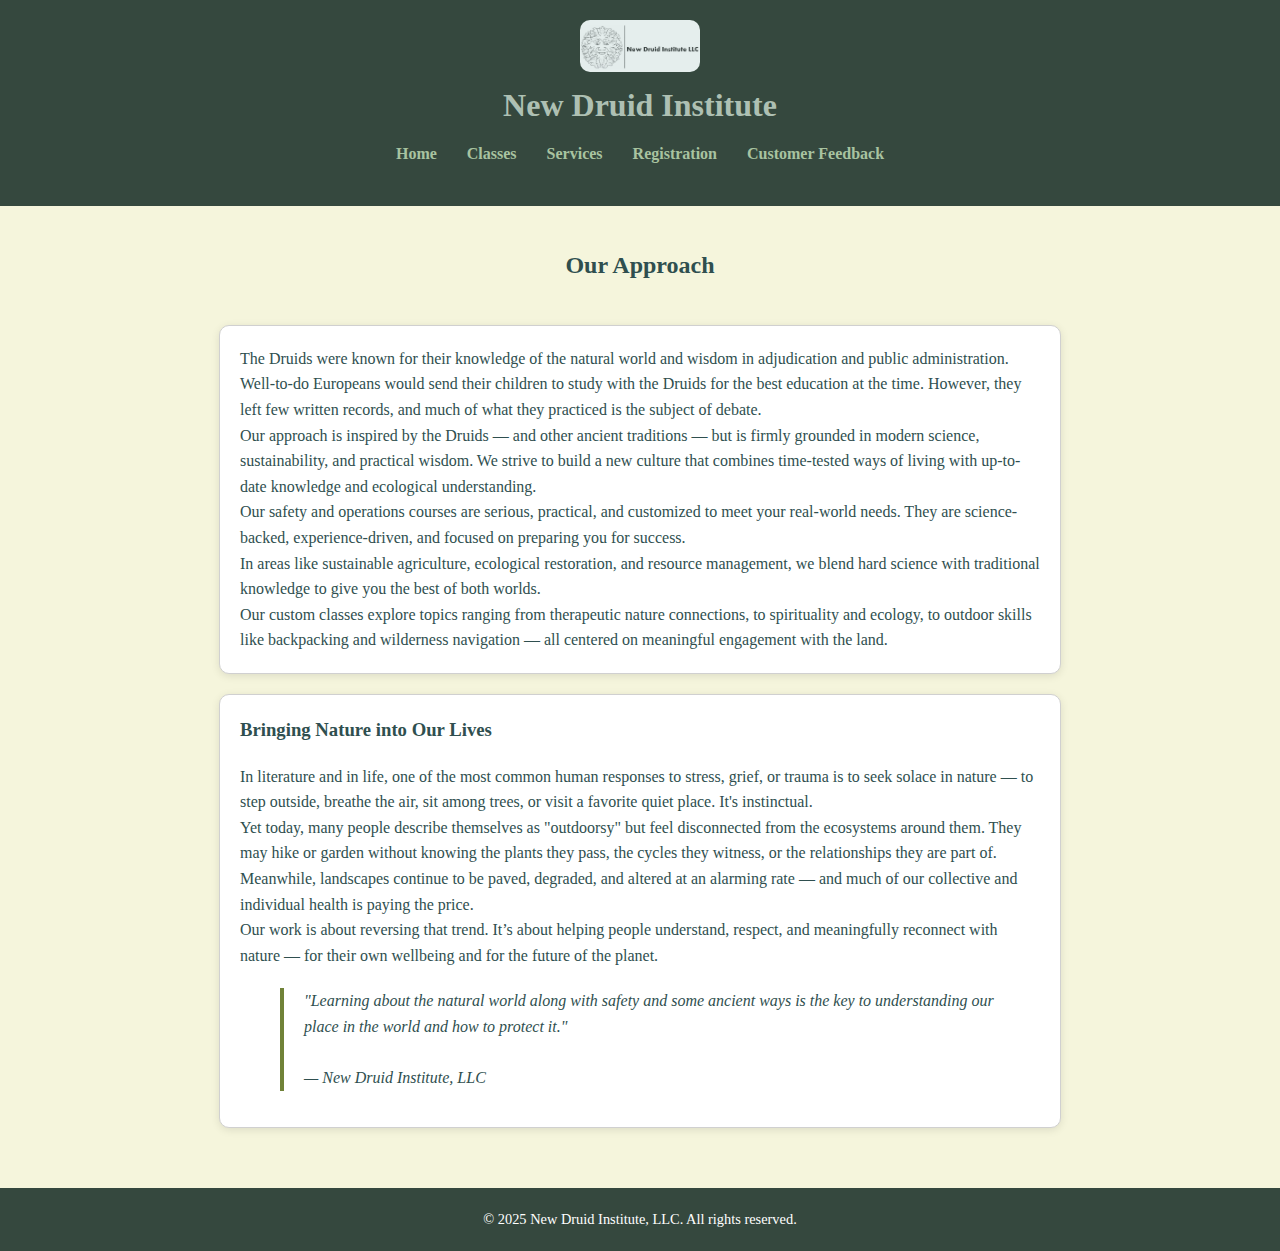
<file: approach.html>
<!DOCTYPE html>
<html lang="en">
<head>
  <meta charset="UTF-8">
  <meta name="viewport" content="width=device-width, initial-scale=1">
  <title>Our Approach | New Druid Institute</title>
  <link rel="stylesheet" href="styles.css">
  <style>
    /* Inline CSS for this page */
    #approach {
      padding: 40px 20px;
      background-color: #f5f5dc;
    }
    .approach-card {
      background-color: #ffffff;
      border: 1px solid #d0d0d0;
      border-radius: 10px;
      padding: 20px;
      margin: 20px auto;
      max-width: 800px;
      box-shadow: 0px 2px 8px rgba(0,0,0,0.1);
      text-align: left;
    }
    .approach-card h3 {
      margin-top: 0;
      color: #2F4F4F;
    }
    .approach-card p, .approach-card blockquote {
      color: #2F4F4F;
    }
    .approach-card blockquote {
      font-style: italic;
      margin-top: 20px;
      padding-left: 20px;
      border-left: 4px solid #708238;
    }
    #approach > h2 {
      text-align: center;
      margin-bottom: 40px;
      color: #2F4F4F;
    }

    /* Mobile Menu Accordion */
    .menu-toggle {
      display: none;
      background-color: #708238;
      color: white;
      padding: 10px 20px;
      font-size: 1.1rem;
      cursor: pointer;
      border: none;
      border-radius: 5px;
      margin: 10px 0;
    }
    nav ul {
      list-style: none;
      padding: 0;
    }

    @media (max-width: 768px) {
      nav ul {
        display: none;
        flex-direction: column;
        background-color: #35483e;
        padding: 10px;
        margin-top: 10px;
      }
      nav ul li {
        margin: 10px 0;
      }
      .menu-toggle {
        display: block;
      }
    }
  </style>
</head>
<body>

<header>
  <img src="Logo.jpg" alt="New Druid Institute Logo" style="max-width: 120px; height: auto;">
  <h1>New Druid Institute</h1>

  <button class="menu-toggle" id="menuToggle">☰ Menu</button>

  <nav>
    <ul id="menuList">
        <li><a href="index.html">Home</a></li>
        <li><a href="classes.html">Classes</a></li>
        <li><a href="services.html">Services</a></li>
        <li><a href="register.html">Registration</a></li>
        <li><a href="feedback.html">Customer Feedback</a></li>
      </ul>
      
  </nav>
</header>

<section id="approach">
  <h2>Our Approach</h2>

  <div class="approach-card">
    <p>The Druids were known for their knowledge of the natural world and wisdom in adjudication and public administration. Well-to-do Europeans would send their children to study with the Druids for the best education at the time. However, they left few written records, and much of what they practiced is the subject of debate.</p>

    <p>Our approach is inspired by the Druids — and other ancient traditions — but is firmly grounded in modern science, sustainability, and practical wisdom. We strive to build a new culture that combines time-tested ways of living with up-to-date knowledge and ecological understanding.</p>

    <p>Our safety and operations courses are serious, practical, and customized to meet your real-world needs. They are science-backed, experience-driven, and focused on preparing you for success.</p>

    <p>In areas like sustainable agriculture, ecological restoration, and resource management, we blend hard science with traditional knowledge to give you the best of both worlds.</p>

    <p>Our custom classes explore topics ranging from therapeutic nature connections, to spirituality and ecology, to outdoor skills like backpacking and wilderness navigation — all centered on meaningful engagement with the land.</p>
  </div>

  <div class="approach-card">
    <h3>Bringing Nature into Our Lives</h3>

    <p>In literature and in life, one of the most common human responses to stress, grief, or trauma is to seek solace in nature — to step outside, breathe the air, sit among trees, or visit a favorite quiet place. It's instinctual.</p>

    <p>Yet today, many people describe themselves as "outdoorsy" but feel disconnected from the ecosystems around them. They may hike or garden without knowing the plants they pass, the cycles they witness, or the relationships they are part of.</p>

    <p>Meanwhile, landscapes continue to be paved, degraded, and altered at an alarming rate — and much of our collective and individual health is paying the price.</p>

    <p>Our work is about reversing that trend. It’s about helping people understand, respect, and meaningfully reconnect with nature — for their own wellbeing and for the future of the planet.</p>

    <blockquote>
      "Learning about the natural world along with safety and some ancient ways is the key to understanding our place in the world and how to protect it."
      <br><br>— New Druid Institute, LLC
    </blockquote>
  </div>

</section>

<footer>
  <p>© 2025 New Druid Institute, LLC. All rights reserved.</p>
</footer>

<script>
  // Mobile menu toggle script
  const menuToggle = document.getElementById('menuToggle');
  const menuList = document.getElementById('menuList');

  menuToggle.addEventListener('click', () => {
    if (menuList.style.display === "flex" || menuList.style.display === "block") {
      menuList.style.display = "none";
    } else {
      menuList.style.display = "block";
    }
  });
</script>

</body>
</html>
</file>
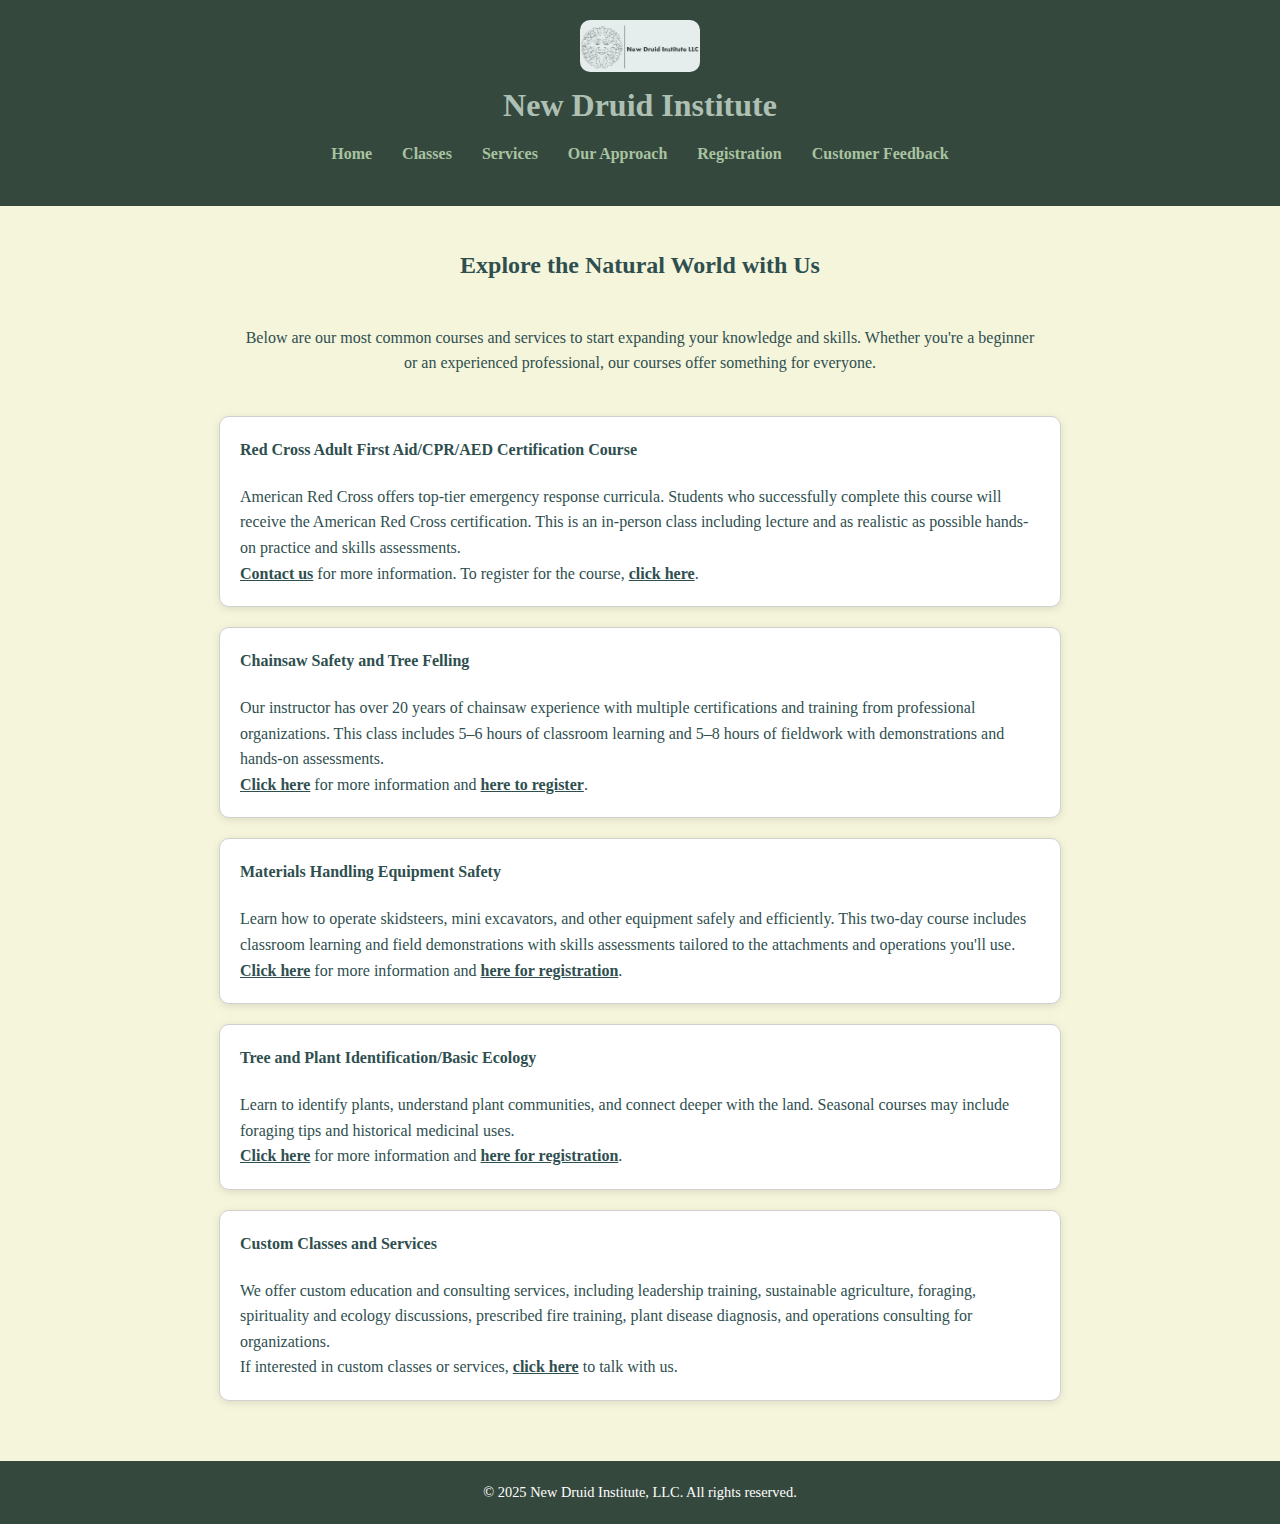
<file: classes.html>
<!DOCTYPE html>
<html lang="en">
<head>
  <meta charset="UTF-8">
  <meta name="viewport" content="width=device-width, initial-scale=1">
  <title>Classes | New Druid Institute</title>
  <link rel="stylesheet" href="styles.css">
  <style>
    /* Inline styles for this page – can move to styles.css later */
    #classes {
      padding: 40px 20px;
      background-color: #f5f5dc; /* Light, calming background */
    }
    .class-card {
      background-color: #ffffff;
      border: 1px solid #d0d0d0;
      border-radius: 10px;
      padding: 20px;
      margin: 20px auto;
      max-width: 800px;
      box-shadow: 0px 2px 8px rgba(0,0,0,0.1);
      text-align: left;
    }
    .class-card h4 {
      margin-top: 0;
      color: #2F4F4F;
    }
    .class-card p, .class-card a {
      color: #2F4F4F;
    }
    .class-card a {
      font-weight: bold;
      text-decoration: underline;
    }
    #classes > h2 {
      text-align: center;
      margin-bottom: 40px;
      color: #2F4F4F;
    }
    #classes > p {
      text-align: center;
      margin-bottom: 40px;
      color: #2F4F4F;
      max-width: 800px;
      margin-left: auto;
      margin-right: auto;
    }
  </style>
</head>
<body>

<header>
  <img src="Logo.jpg" alt="New Druid Institute Logo" style="max-width: 120px; height: auto;">
  <h1>New Druid Institute</h1>
  <nav>
    <ul>
        <li><a href="index.html">Home</a></li>
        <li><a href="classes.html">Classes</a></li>
        <li><a href="services.html">Services</a></li>
        <li><a href="approach.html">Our Approach</a></li>
        <li><a href="register.html">Registration</a></li>
        <li><a href="feedback.html">Customer Feedback</a></li>
      </ul>
  </nav>
</header>

<section id="classes">
  <h2>Explore the Natural World with Us</h2>
  <p>Below are our most common courses and services to start expanding your knowledge and skills. Whether you're a beginner or an experienced professional, our courses offer something for everyone.</p>

  <div class="class-card">
    <h4>Red Cross Adult First Aid/CPR/AED Certification Course</h4>
    <p>American Red Cross offers top-tier emergency response curricula. Students who successfully complete this course will receive the American Red Cross certification. This is an in-person class including lecture and as realistic as possible hands-on practice and skills assessments.</p>
    <p><a href="#">Contact us</a> for more information. To register for the course, <a href="#">click here</a>.</p>
  </div>

  <div class="class-card">
    <h4>Chainsaw Safety and Tree Felling</h4>
    <p>Our instructor has over 20 years of chainsaw experience with multiple certifications and training from professional organizations. This class includes 5–6 hours of classroom learning and 5–8 hours of fieldwork with demonstrations and hands-on assessments.</p>
    <p><a href="#">Click here</a> for more information and <a href="#">here to register</a>.</p>
  </div>

  <div class="class-card">
    <h4>Materials Handling Equipment Safety</h4>
    <p>Learn how to operate skidsteers, mini excavators, and other equipment safely and efficiently. This two-day course includes classroom learning and field demonstrations with skills assessments tailored to the attachments and operations you'll use.</p>
    <p><a href="#">Click here</a> for more information and <a href="#">here for registration</a>.</p>
  </div>

  <div class="class-card">
    <h4>Tree and Plant Identification/Basic Ecology</h4>
    <p>Learn to identify plants, understand plant communities, and connect deeper with the land. Seasonal courses may include foraging tips and historical medicinal uses.</p>
    <p><a href="#">Click here</a> for more information and <a href="#">here for registration</a>.</p>
  </div>

  <div class="class-card">
    <h4>Custom Classes and Services</h4>
    <p>We offer custom education and consulting services, including leadership training, sustainable agriculture, foraging, spirituality and ecology discussions, prescribed fire training, plant disease diagnosis, and operations consulting for organizations.</p>
    <p>If interested in custom classes or services, <a href="#">click here</a> to talk with us.</p>
  </div>

</section>

<footer>
  <p>© 2025 New Druid Institute, LLC. All rights reserved.</p>
</footer>

</body>
</html>
</file>
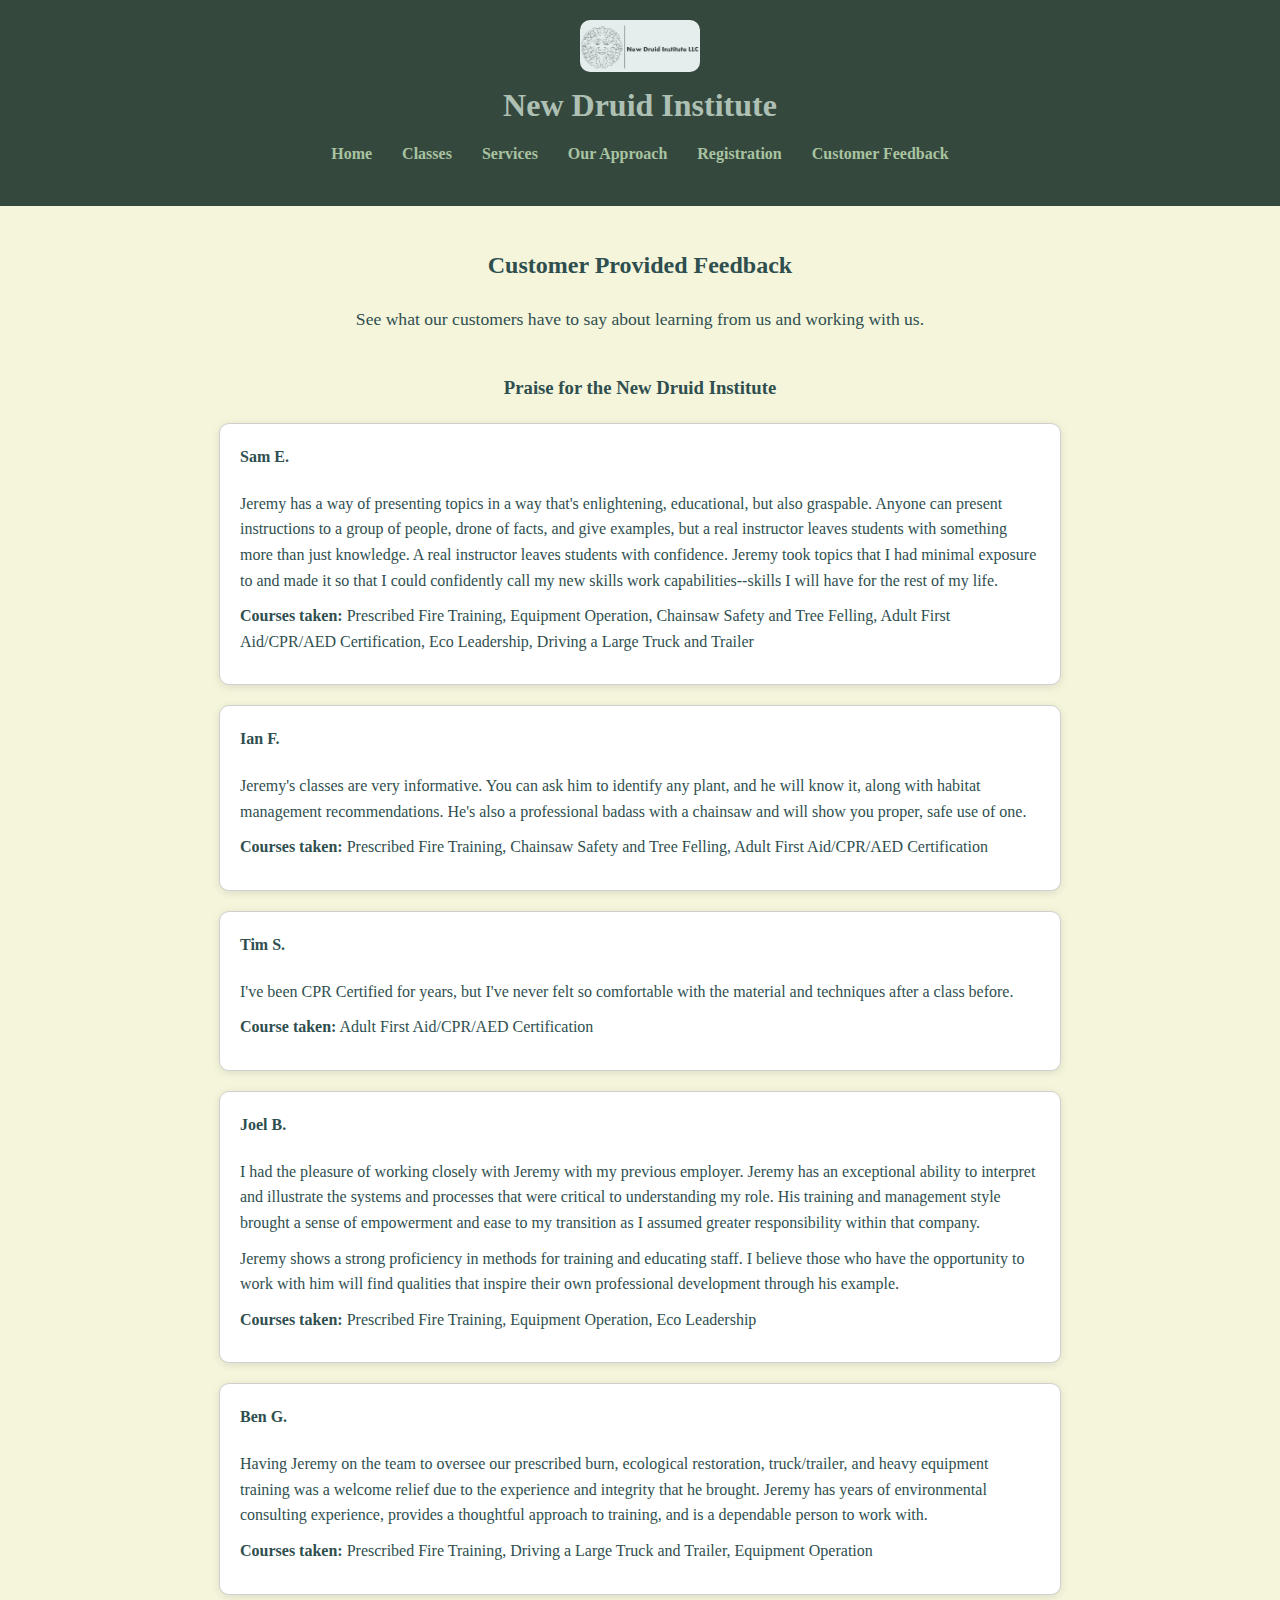
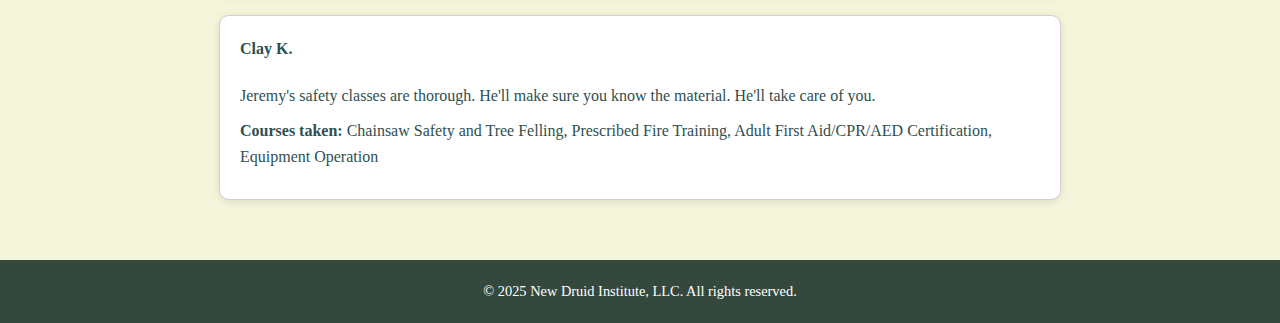
<file: feedback.html>
<!DOCTYPE html>
<html lang="en">
<head>
  <meta charset="UTF-8">
  <meta name="viewport" content="width=device-width, initial-scale=1">
  <title>Customer Feedback | New Druid Institute</title>
  <link rel="stylesheet" href="styles.css">
  <style>
    /* Inline CSS just for Feedback page – can move to styles.css later */
    #feedback {
      padding: 40px 20px;
      background-color: #f5f5dc; /* Soft beige background */
      text-align: center;
      color: #2F4F4F;
    }
    .feedback-card {
      background-color: #ffffff;
      border: 1px solid #d0d0d0;
      border-radius: 10px;
      padding: 20px;
      margin: 20px auto;
      max-width: 800px;
      box-shadow: 0px 2px 8px rgba(0,0,0,0.1);
      text-align: left;
    }
    .feedback-card h4 {
      margin-top: 0;
      color: #2F4F4F;
    }
    .feedback-card p {
      margin-bottom: 10px;
      color: #2F4F4F;
    }
    #feedback > h2 {
      margin-bottom: 20px;
      color: #2F4F4F;
    }
    #feedback > p {
      margin-bottom: 40px;
      max-width: 800px;
      margin-left: auto;
      margin-right: auto;
      font-size: 1.1rem;
    }
  </style>
</head>
<body>

<header>
  <img src="Logo.jpg" alt="New Druid Institute Logo" style="max-width: 120px; height: auto;">
  <h1>New Druid Institute</h1>
  <nav>
    <ul>
        <li><a href="index.html">Home</a></li>
        <li><a href="classes.html">Classes</a></li>
        <li><a href="services.html">Services</a></li>
        <li><a href="approach.html">Our Approach</a></li>
        <li><a href="register.html">Registration</a></li>
        <li><a href="feedback.html">Customer Feedback</a></li>
      </ul>
  </nav>
</header>

<section id="feedback">
  <h2>Customer Provided Feedback</h2>
  <p>See what our customers have to say about learning from us and working with us.</p>

  <h3>Praise for the New Druid Institute</h3>

  <div class="feedback-card">
    <h4>Sam E.</h4>
    <p>Jeremy has a way of presenting topics in a way that's enlightening, educational, but also graspable. Anyone can present instructions to a group of people, drone of facts, and give examples, but a real instructor leaves students with something more than just knowledge. A real instructor leaves students with confidence. Jeremy took topics that I had minimal exposure to and made it so that I could confidently call my new skills work capabilities--skills I will have for the rest of my life.</p>
    <p><strong>Courses taken:</strong> Prescribed Fire Training, Equipment Operation, Chainsaw Safety and Tree Felling, Adult First Aid/CPR/AED Certification, Eco Leadership, Driving a Large Truck and Trailer</p>
  </div>

  <div class="feedback-card">
    <h4>Ian F.</h4>
    <p>Jeremy's classes are very informative. You can ask him to identify any plant, and he will know it, along with habitat management recommendations. He's also a professional badass with a chainsaw and will show you proper, safe use of one.</p>
    <p><strong>Courses taken:</strong> Prescribed Fire Training, Chainsaw Safety and Tree Felling, Adult First Aid/CPR/AED Certification</p>
  </div>

  <div class="feedback-card">
    <h4>Tim S.</h4>
    <p>I've been CPR Certified for years, but I've never felt so comfortable with the material and techniques after a class before.</p>
    <p><strong>Course taken:</strong> Adult First Aid/CPR/AED Certification</p>
  </div>

  <div class="feedback-card">
    <h4>Joel B.</h4>
    <p>I had the pleasure of working closely with Jeremy with my previous employer. Jeremy has an exceptional ability to interpret and illustrate the systems and processes that were critical to understanding my role. His training and management style brought a sense of empowerment and ease to my transition as I assumed greater responsibility within that company.</p>
    <p>Jeremy shows a strong proficiency in methods for training and educating staff. I believe those who have the opportunity to work with him will find qualities that inspire their own professional development through his example.</p>
    <p><strong>Courses taken:</strong> Prescribed Fire Training, Equipment Operation, Eco Leadership</p>
  </div>

  <div class="feedback-card">
    <h4>Ben G.</h4>
    <p>Having Jeremy on the team to oversee our prescribed burn, ecological restoration, truck/trailer, and heavy equipment training was a welcome relief due to the experience and integrity that he brought. Jeremy has years of environmental consulting experience, provides a thoughtful approach to training, and is a dependable person to work with.</p>
    <p><strong>Courses taken:</strong> Prescribed Fire Training, Driving a Large Truck and Trailer, Equipment Operation</p>
  </div>

  <div class="feedback-card">
    <h4>Clay K.</h4>
    <p>Jeremy's safety classes are thorough. He'll make sure you know the material. He'll take care of you.</p>
    <p><strong>Courses taken:</strong> Chainsaw Safety and Tree Felling, Prescribed Fire Training, Adult First Aid/CPR/AED Certification, Equipment Operation</p>
  </div>

</section>

<footer>
  <p>© 2025 New Druid Institute, LLC. All rights reserved.</p>
</footer>

</body>
</html>
</file>
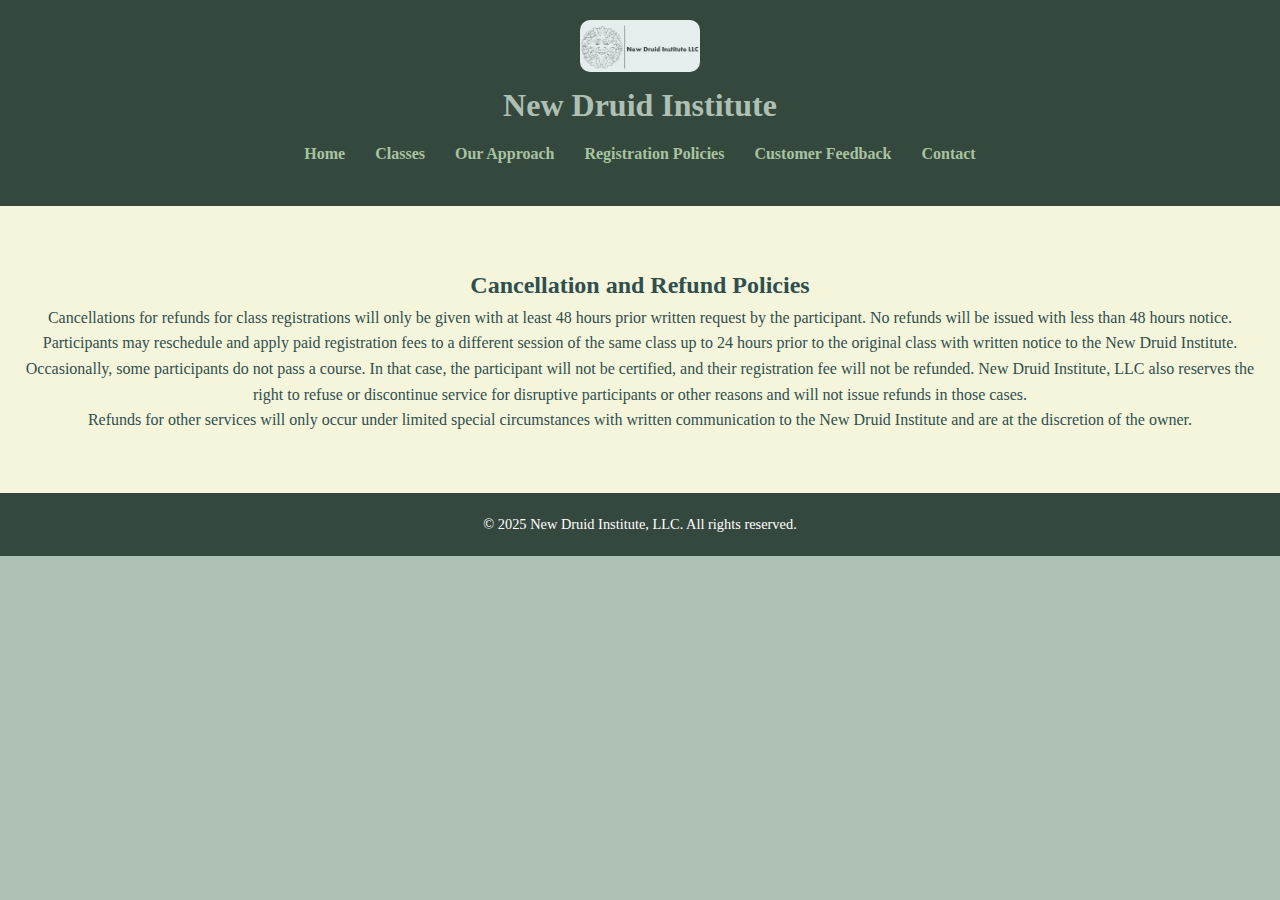
<file: register.html>
<!DOCTYPE html>
<html lang="en">
<head>
  <meta charset="UTF-8">
  <meta name="viewport" content="width=device-width, initial-scale=1">
  <title>Cancellation and Refund Policies | New Druid Institute</title>
  <link rel="stylesheet" href="styles.css">
</head>
<body>

<header>
  <img src="Logo.jpg" alt="New Druid Institute Logo" style="max-width: 120px; height: auto;">
  <h1>New Druid Institute</h1>
  <nav>
    <ul>
      <li><a href="index.html">Home</a></li>
      <li><a href="classes.html">Classes</a></li>
      <li><a href="approach.html">Our Approach</a></li>
      <li><a href="register.html">Registration Policies</a></li>
      <li><a href="feedback.html">Customer Feedback</a></li>
      <li><a href="#contact">Contact</a></li>
    </ul>
  </nav>
</header>

<section id="registration">
  <h2>Cancellation and Refund Policies</h2>

  <p>Cancellations for refunds for class registrations will only be given with at least 48 hours prior written request by the participant. No refunds will be issued with less than 48 hours notice.</p>

  <p>Participants may reschedule and apply paid registration fees to a different session of the same class up to 24 hours prior to the original class with written notice to the New Druid Institute.</p>

  <p>Occasionally, some participants do not pass a course. In that case, the participant will not be certified, and their registration fee will not be refunded. New Druid Institute, LLC also reserves the right to refuse or discontinue service for disruptive participants or other reasons and will not issue refunds in those cases.</p>

  <p>Refunds for other services will only occur under limited special circumstances with written communication to the New Druid Institute and are at the discretion of the owner.</p>
</section>

<footer>
  <p>© 2025 New Druid Institute, LLC. All rights reserved.</p>
</footer>

</body>
</html>
</file>
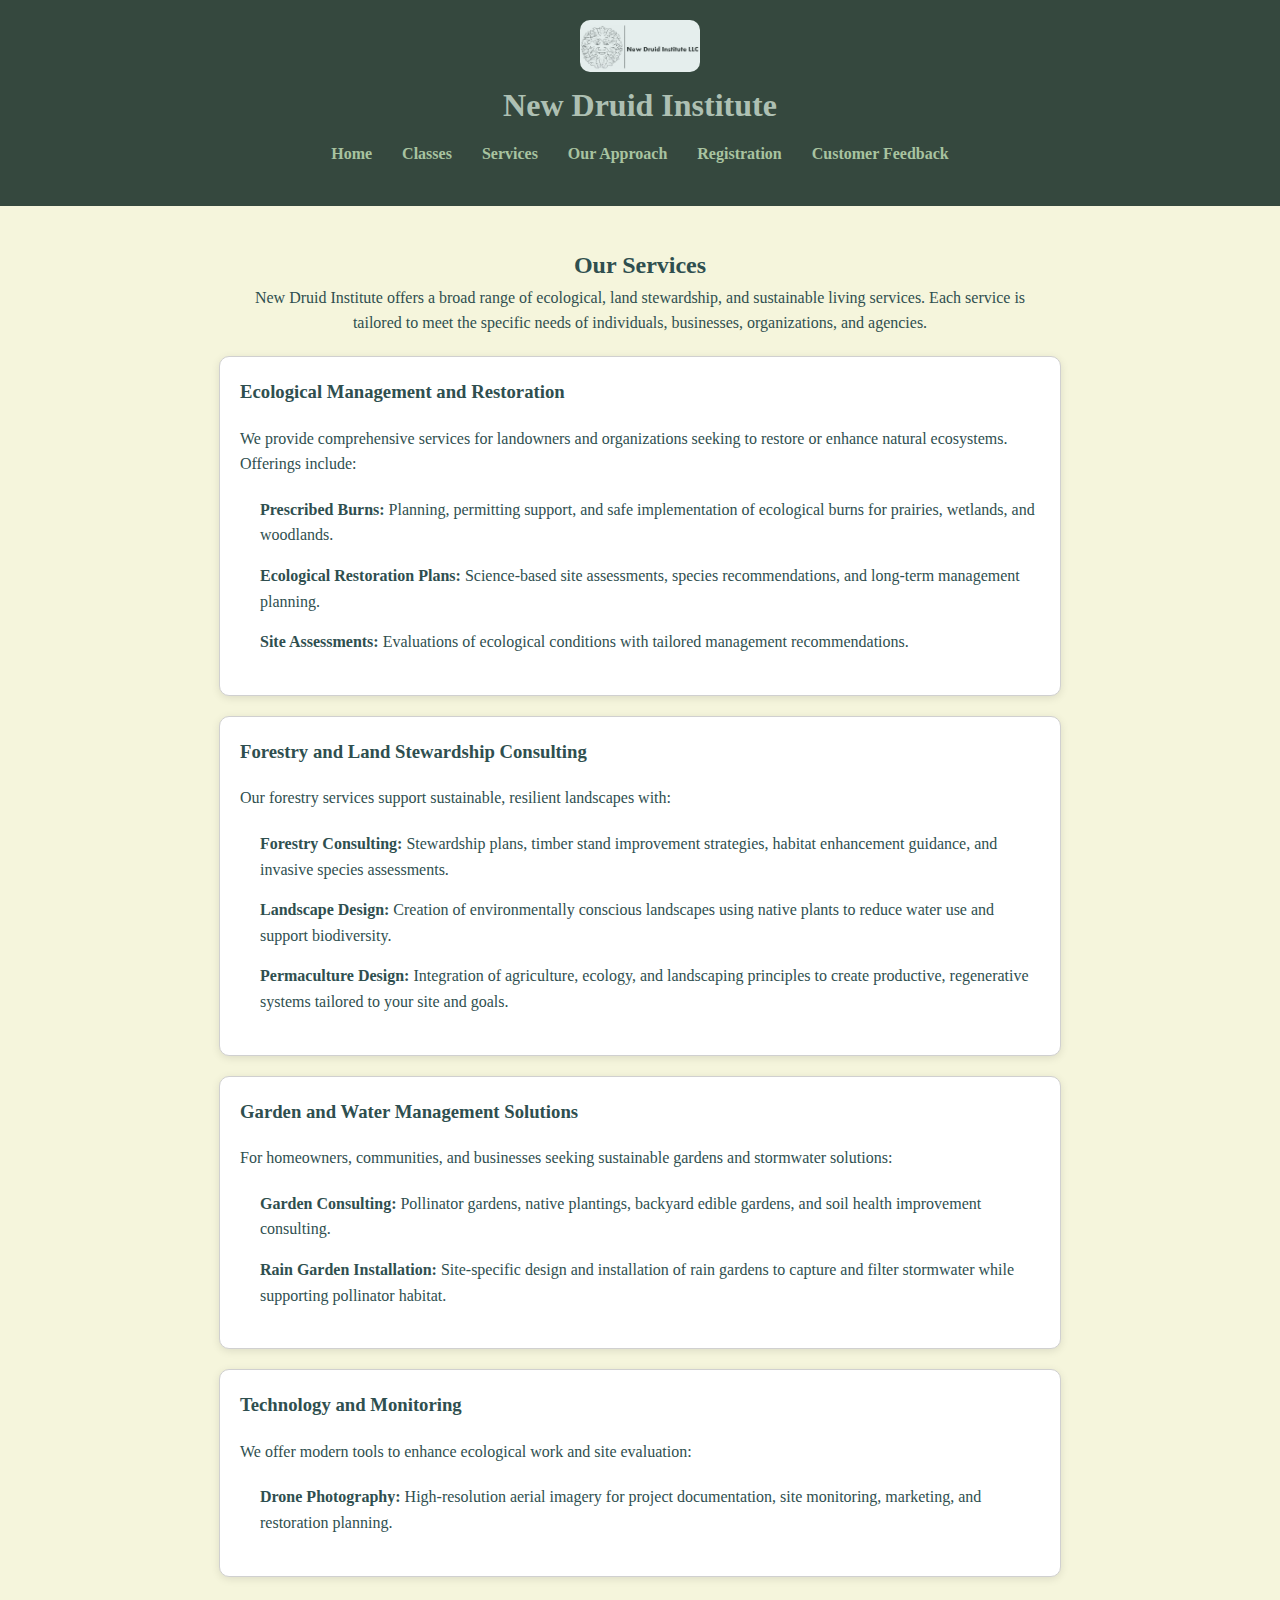
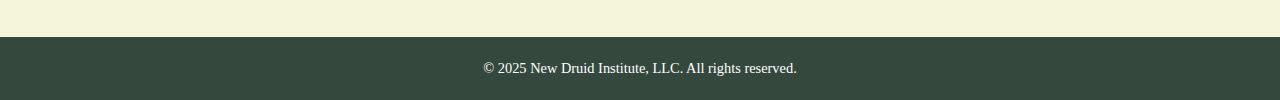
<file: services.html>
<!DOCTYPE html>
<html lang="en">
<head>
  <meta charset="UTF-8">
  <meta name="viewport" content="width=device-width, initial-scale=1">
  <title>Services | New Druid Institute</title>
  <link rel="stylesheet" href="styles.css">
  <style>
    /* Inline styles just for services page – you can move this to styles.css if you want */
    #services {
      padding: 40px 20px;
      background-color: #f5f5dc; /* Natural light background */
    }
    .service-card {
      background-color: #ffffff;
      border: 1px solid #d0d0d0;
      border-radius: 10px;
      padding: 20px;
      margin: 20px auto;
      max-width: 800px;
      box-shadow: 0px 2px 8px rgba(0,0,0,0.1);
      text-align: left;
    }
    .service-card h3 {
      margin-top: 0;
      color: #2F4F4F;
    }
    .service-card p {
      margin-bottom: 0;
      color: #2F4F4F;
    }
    #services > h2, #services > p {
      text-align: center;
      max-width: 800px;
      margin-left: auto;
      margin-right: auto;
    }
  </style>
</head>
<body>

<header>
  <img src="Logo.jpg" alt="New Druid Institute Logo" style="max-width: 120px; height: auto;">
  <h1>New Druid Institute</h1>
  <nav>
    <ul>
        <li><a href="index.html">Home</a></li>
        <li><a href="classes.html">Classes</a></li>
        <li><a href="services.html">Services</a></li>
        <li><a href="approach.html">Our Approach</a></li>
        <li><a href="register.html">Registration</a></li>
        <li><a href="feedback.html">Customer Feedback</a></li>
      </ul>
</header>

<section id="services">
    <h2>Our Services</h2>
    <p>New Druid Institute offers a broad range of ecological, land stewardship, and sustainable living services. Each service is tailored to meet the specific needs of individuals, businesses, organizations, and agencies.</p>
  
    <div class="service-card">
      <h3>Ecological Management and Restoration</h3>
      <p>We provide comprehensive services for landowners and organizations seeking to restore or enhance natural ecosystems. Offerings include:</p>
      <ul>
        <li><strong>Prescribed Burns:</strong> Planning, permitting support, and safe implementation of ecological burns for prairies, wetlands, and woodlands.</li>
        <li><strong>Ecological Restoration Plans:</strong> Science-based site assessments, species recommendations, and long-term management planning.</li>
        <li><strong>Site Assessments:</strong> Evaluations of ecological conditions with tailored management recommendations.</li>
      </ul>
    </div>
  
    <div class="service-card">
      <h3>Forestry and Land Stewardship Consulting</h3>
      <p>Our forestry services support sustainable, resilient landscapes with:</p>
      <ul>
        <li><strong>Forestry Consulting:</strong> Stewardship plans, timber stand improvement strategies, habitat enhancement guidance, and invasive species assessments.</li>
        <li><strong>Landscape Design:</strong> Creation of environmentally conscious landscapes using native plants to reduce water use and support biodiversity.</li>
        <li><strong>Permaculture Design:</strong> Integration of agriculture, ecology, and landscaping principles to create productive, regenerative systems tailored to your site and goals.</li>
      </ul>
    </div>
  
    <div class="service-card">
      <h3>Garden and Water Management Solutions</h3>
      <p>For homeowners, communities, and businesses seeking sustainable gardens and stormwater solutions:</p>
      <ul>
        <li><strong>Garden Consulting:</strong> Pollinator gardens, native plantings, backyard edible gardens, and soil health improvement consulting.</li>
        <li><strong>Rain Garden Installation:</strong> Site-specific design and installation of rain gardens to capture and filter stormwater while supporting pollinator habitat.</li>
      </ul>
    </div>
  
    <div class="service-card">
      <h3>Technology and Monitoring</h3>
      <p>We offer modern tools to enhance ecological work and site evaluation:</p>
      <ul>
        <li><strong>Drone Photography:</strong> High-resolution aerial imagery for project documentation, site monitoring, marketing, and restoration planning.</li>
      </ul>
    </div>
  
  </section>
  

<footer>
  <p>© 2025 New Druid Institute, LLC. All rights reserved.</p>
</footer>

</body>
</html>
</file>
<file: styles.css>
/* Reset default styling */
body, h1, h2, p, ul, li {
    margin: 0;
    padding: 0;
    list-style: none;
  }
  
  body {
    font-family: 'Georgia', serif;
    background-color: #aec0b3; /* Beige-green */
    color: #2F4F4F; /* Deep Forest Green */
    line-height: 1.6;
  }
  
  header {
    background-color: #35483e;
    color: #aec0b3;
    padding: 20px;
    text-align: center;
  }
  
  nav ul {
    display: flex;
    justify-content: center;
    align-items: center;
    margin-top: 10px;
    padding: 0;
  }
  
  nav ul li {
    display: inline;
    margin: 0 15px;
  }
  
  nav ul li a {
    color: #A8C3A0; /* Soft Sage */
    text-decoration: none;
    font-weight: bold;
  }
  
  nav ul li a:hover {
    text-decoration: underline;
    color: #708238; /* Leafy Olive */
  }
  
  #hero {
    background-image: url('forest.jpg'); /* Optional: replace with real image */
    background-size: cover;
    background-position: center;
    background-repeat: no-repeat;
    padding: 100px 20px;
    text-align: center;
    color: #ffffff;
  }
  
  #hero h2 {
    font-size: 2.5rem;
    margin-bottom: 10px;
    font-weight: normal;
  }
  
  #hero p {
    font-size: 1.2rem;
    margin-bottom: 20px;
  }
  
  button, #contactButton {
    background-color: #35483e; /* light tan */
    color: #ffffff; /* deep forest green text */
    border: none;
    padding: 14px 28px;
    font-size: 1.1rem;
    cursor: pointer;
    border-radius: 8px;
    transition: background-color 0.3s, color 0.3s, box-shadow 0.3s, transform 0.3s;
  }
  
  button:hover, #contactButton:hover {
    background-color: #978019; /* darker olive on hover */
    color: #ffffff; /* switch text color to white */
    box-shadow: 0px 4px 8px rgba(0, 0, 0, 0.2);
    transform: scale(1.03); /* slightly grow */
  }
  
  
  section {
    padding: 60px 20px;
    background-color: #f5f5dc; /* Light neutral background */
    text-align: center;
  }
  
  ul {
    text-align: left;
    max-width: 800px;
    margin: 20px auto;
    padding-left: 20px;
  }
  
  ul li {
    margin-bottom: 15px;
  }
  
  #why li, #programs li {
    text-align: left;
  }
  
  #owner p {
    max-width: 800px;
    margin: 20px auto;
    text-align: left;
  }
  
  #contact p {
    margin: 10px 0;
  }
  
  a {
    color: #708238;
  }
  
  a:hover {
    color: #506b2a;
  }
  
  img {
    border-radius: 10px; /* Rounded images */
  }
  
  footer {
    background-color: #35483e;
    color: #ffffff;
    text-align: center;
    padding: 20px;
    font-size: 0.9rem;
  }
  
  /* ---------------------------
      Mobile Responsive Styling
  ------------------------------ */
  @media (max-width: 768px) {
  
    nav ul {
      flex-direction: column;
    }
  
    nav ul li {
      display: block;
      margin: 10px 0;
    }
  
    #hero {
      padding: 60px 15px;
    }
  
    #hero h2 {
      font-size: 2rem;
    }
  
    #hero p {
      font-size: 1rem;
    }
  
    button, #contactButton {
      padding: 10px 20px;
      font-size: 1rem;
    }
  
    section {
      padding: 40px 15px;
    }
  
    ul {
      padding-left: 10px;
    }
  
    img {
      max-width: 90%;
      height: auto;
      margin-top: 20px;
    }
  }
  
  @media (max-width: 480px) {
  
    header {
      padding: 15px;
    }
  
    #hero h2 {
      font-size: 1.8rem;
    }
  
    #hero p {
      font-size: 0.95rem;
    }
  
    button, #contactButton {
      width: 100%;
      padding: 12px;
      font-size: 1rem;
    }
  
    nav ul li a {
      font-size: 1rem;
    }
  
    footer {
      font-size: 0.8rem;
    }
  }
</file>
